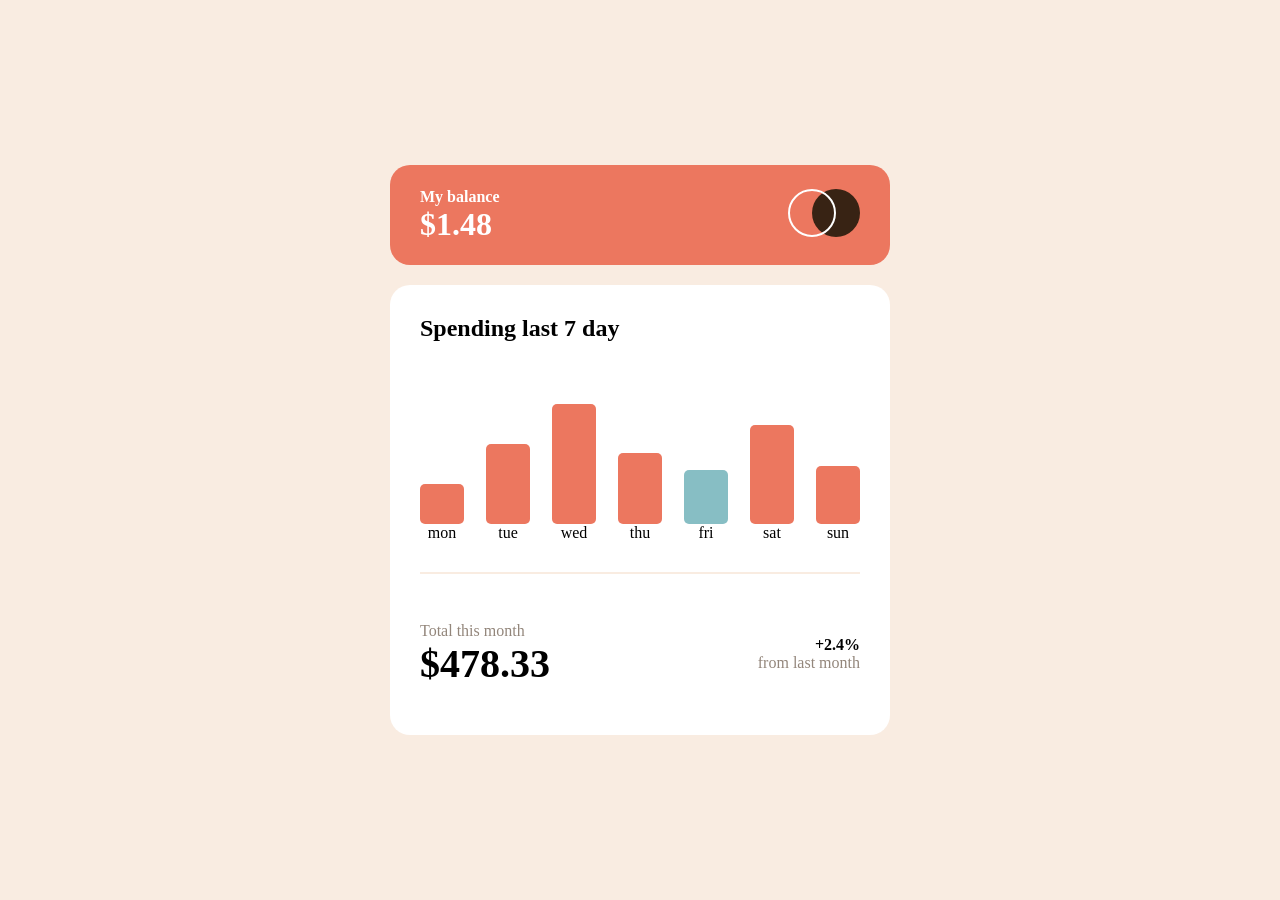
<file: index.html>
<!DOCTYPE html>
<html lang="en">

<head>
    <meta charset="UTF-8">
    <meta name="viewport" content="width=device-width, initial-scale=1.0">
    <link rel="stylesheet" href="balance.css">
    <title>Document</title>
</head>

<body>
    <div class="container">
        <div class="all">
            <div class="myBalance">
                <div class="text">
                    <h4 style="align-self: flex-start; margin: 0 ;">My balance</h5>
                        <h1 style="align-self: flex-end; margin: 0;" id="balance-value">$1.48</h1>
                </div>
                <div class="logo">
                    <img style="width: 72px; height: 48px; align-self: center;" src="images/logo.svg" alt="">
                </div>
            </div>
            <div class="week">
                <h2 style="margin: 0;">Spending last 7 day</h2>
                <div class="ratings">
                    <div class="block1">

                        <div class="wrapper">
                            <div class="mon">
                                <div class="dollars">
                                    <p class="sum">1</p>
                                </div>
                            </div>
                        </div>
                        <p>mon</p>
                    </div>
                    <div class="block1">

                        <div class="wrapper">
                            <div class="mon">
                                <div class="dollars">
                                    <p class="sum">1</p>
                                </div>
                            </div>
                        </div>
                        <p>tue</p>
                    </div>
                    <div class="block1">

                        <div class="wrapper">
                            <div class="mon">
                                <div class="dollars">
                                    <p class="sum">1</p>
                                </div>
                            </div>
                        </div>
                        <p>wed</p>
                    </div>
                    <div class="block1">

                        <div class="wrapper">
                            <div class="mon">
                                <div class="dollars">
                                    <p class="sum">1</p>
                                </div>
                            </div>
                        </div>
                        <p>thu</p>
                    </div>
                    <div class="block1">

                        <div class="wrapper">
                            <div class="mon">
                                <div class="dollars">
                                    <p class="sum">1</p>
                                </div>
                            </div>
                        </div>
                        <p>fri</p>
                    </div>
                    <div class="block1">

                        <div class="wrapper">
                            <div class="mon">
                                <div class="dollars">
                                    <p class="sum">1</p>
                                </div>
                            </div>
                        </div>
                        <p>sat</p>
                    </div>
                    <div class="block1">

                        <div class="wrapper">
                            <div class="mon">
                                <div class="dollars">
                                    <p class="sum">1</p>
                                </div>
                            </div>
                        </div>
                        <p>sun</p>
                    </div>
                </div>
                <div class="line"></div>
                <div class="bottom">
                    <div class="total">
                        <p style="color: hsl(28, 10%, 53%);">Total this month</p>
                        <h1 id="thisMonth">$478.33</h1>
                    </div>
                    <div class="percent">
                        <p class="procent">+2.4%</p>
                        <p style="color: hsl(28, 10%, 53%);">from last month</p>
                    </div>
                </div>
            </div>
        </div>
    </div>


    <script src="balance.js"></script>
</body>

</html>
</file>
<file: balance.css>
body {
    background-color: hsl(26, 66%, 93%);
    margin: 0;
}

* {
    box-sizing: border-box;
}

p {
    margin: 0;
}

.container {
    display: flex;
    flex-direction: column;
    align-items: center;
    justify-content: center;
    min-height: 100vh;
    margin: 0;
}

.myBalance {
    display: flex;
    justify-content: space-between;
    background-color: hsl(10, 79%, 65%);
    width: 500px;
    height: 100px;
    border-radius: 20px;
    border: none;

}

.text {
    align-self: center;
    margin-left: 30px;
    color: white;
}

.logo {
    align-self: center;
    margin-right: 30px;
}

.week {
    background-color: white;
    width: 500px;
    height: 450px;
    border-radius: 20px;
    margin-top: 20px;
    box-sizing: border-box;
    padding: 30px;
}

.ratings {
    display: flex;
    justify-content: space-between;
    align-items: end;
    height: 200px;
    width: 100%;
}

.block1 {
    display: flex;
    flex-direction: column;
    justify-content: flex-end;
    height: 200px;
    width: 10%;
    position: relative;
}

.mon {
    background-color: hsl(10, 79%, 65%);
    border-radius: 5px;
    width: 100%;
    position: relative;
}

.wrapper {
    height: 120px;
    width: 100%;
    display: flex;
    align-items: flex-end;
}

.block1 p {
    align-self: center;
}

.line {
    width: 100%;
    height: 2px;
    background-color: hsl(26, 66%, 93%);
    margin-top: 30px;
}

.bottom {
    display: flex;
    justify-content: space-between;
    margin-top: 20px;
    height: 120px;
}

.total {
    align-self: center;
}

.total h1 {
    margin: 0;
    font-weight: 700;
    font-size: 40px;
}

.percent {
    align-self: center;
}

.procent {
    width: 45px;
    font-weight: 600;
    margin-left: auto;
}

.dollars {
    background-color: hsl(25, 47%, 15%);
    color: white;
    padding: 6px 8px;
    border-radius: 5px;
    opacity: 0;
    align-self: center;
    position: absolute;
    bottom: calc(100% + 5px);
    left: 50%;
    transform: translateX(-50%);
}

.block1:hover .dollars {
    opacity: 1;
}

@media screen and (max-width: 768px) {
    .week {
        width: 300px;
    }

    .myBalance {
        width: 300px;
    }
}
</file>
